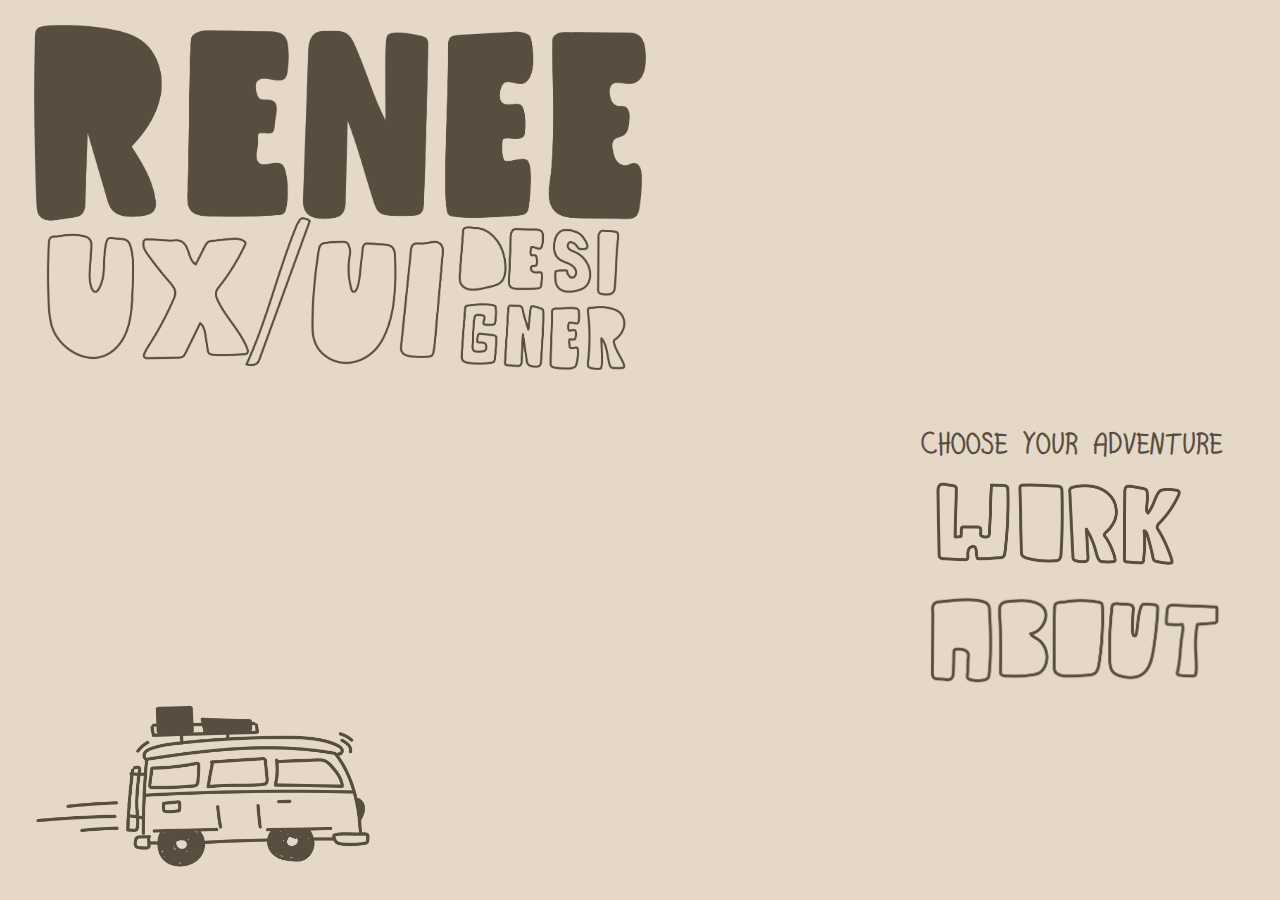
<file: index.html>
<!doctype html>
<html lang="nl">
	
<head>
	<meta charset="UTF-8">
	<meta name="author" content="jouw naam">
	<meta name="viewport" content="width=device-width, initial-scale=1">
	
	<title>Renee Stapert | Portfolio</title>
	
	<link href="styles/style.css" rel="stylesheet">
	<link rel="icon" type="image/svg+xml" href="./images/Logo.png">
    
</head>

<body>

    <header>

        <!-- IDEE, met hover de vulling naar functie en terug -->
        <h1><img src="images/renee_stapert_functie.png" alt="Function"></h1>


        <!-- 'Kom, ik neem je mee op reis' op  -->
        <img id="camper" src="images/campa.png" alt="Camper op reis">

        <ul>
            <li><h2 id="instructie">Gebruik de scrollbar of Shift om te navigeren</h2></li>
            <li><img id="pijl" src="images/pijl.png" alt="pijl"></li>
        </ul>

        <nav>
            <ul>
                <li><h2>Choose your adventure</h2></li>
                <li><a href="#main"><img src="images/Work_leeg.png" alt="Work"></a></li>
                <li><a href="#aboutme"><img src="images/About_leeg.png" alt="About"></a></li>
            </ul>
        </nav>


    </header>
	
    <main id="main">

        
        <!-- WORK -->
        <section id="work">
            <h2><img src="images/Work_gevuld.png" alt="Work"></h2>

                <img class="route route1" src="images/route_1.png" alt="route">

            <a href="onepagePage.html" class="OnePageLink"><img src="images/one_page_Website_Teken.png" alt="One Page Website Project"></a>
            <!-- Korte samenvatting over project, niet zichtbaar -->

                <img class="route route2" src="images/route_2.png" alt="route">

            <a href="salontafelPage.html" class="SalonTafel"><img src="images/gerecyclede_salontafel_Teken.png" alt="Gerecycelde Salontafel Project"></a>
            <!-- Korte samenvatting over project, niet zichtbaar -->


                <img class="route route3" src="images/route_1.png" alt="route">

            <a href="marshallPage.html" class="MarshallWebsite"><img src="images/marshall_website_Teken.png" alt="Marshall Website Project"></a>
            <!-- Korte samenvatting over project, niet zichtbaar -->


                <img class="route route4" src="images/route_2.png" alt="route">

            <a href="dakinePage.html" class="DakineBackpacks"><img src="images/dakine_backpacks_Teken.png" alt="Dakine Backpacks Project"></a>
            <!-- Korte samenvatting over project, niet zichtbaar -->

                <!-- <img class="route route5" src="images/route_1.png" alt="route"> -->

        </section>


        <!-- ABOUT ME -->            
        <section id="aboutme">

            <ul>
                <li><h2><img src="images/About_gevuld.png" alt="About Me"></h2></li>
        
                    <!-- Foto, flat character van mij, met hover echte foto -->
                <li><img src="images/profiel_foto.jpg" alt="Renee Stapert"></li>
            
                <li><h3>Renee Stapert</h3></li>
                <li><h4>Information Designer</h4></li>
                <li><h4>Visual Designer</h4></li>
                <li><a href="https://www.linkedin.com/in/renee-stapert-428662213/"><img src="images/LinkdIn_leeg.png" alt="LinkdIn Link"></a></li>
            </ul>
            
            


            <ul>
                <li><p> Mijn verleden als designer is nog maar kort, maar nog zeker niet 
                        op zijn hoogtepunt. Pas 3 jaar geleden ben ik echt gestart met 
                        projecten en opdrachten aan te nemen en er het beste uit proberen 
                        te halen, sinds dat ik ben begonnen aan de HBO opleiding 
                        Communicatie en Multimedia Design. Hiervoor heb ik een compleet 
                        andere opleiding gevolgd, namelijk de MBO opleiding Ondernemend 
                        Bakkerij. Hier heb ik veel geleerd, naast brood en taarten bakken 
                        natuurlijk, over het samenwerken met collega’s, creatief bezig zijn, 
                        dingen uitproberen en falen en opnieuw proberen. Ik heb met 
                        veel lol en voldoening deze opleiding ruim voldoende afgerond en 
                        achteraf gezien is het een goede tussenstop geweest voor mij om 
                        terecht te kunnen komen bij mijn huidige studie.</p></li>

                <li><p> Nu dat mijn ervaring als designer nog in de kinderschoenen staat 
                        zal niet snel betekenen dat ik niet weet waar ik mee bezig ben. 
                        Over de afgelopen 3 jaar heb ik enorm veel geleerd op gebied van 
                        ontwerpen en bouwen en ook de achterliggende gedachtes van 
                        ontwerpen. Ik heb de kans gekregen om te onderzoeken waar mijn 
                        mogelijkheden liggen binnen het designen en ontwikkelen. 
                        Eigenlijk ben ik erachter gekomen dat ik als een soort duizendpoot 
                        alle opdrachten uitvoer. Van alles kan ik een beetje, van coderen 
                        met HTML en CSS tot de juiste kleur uitzoeken voor een nieuw logo.</p></li>
                
                <li><p> Ook heb ik tijdens de projecten vanuit school op verschillende 
                        manieren gewerkt. De ene opdracht was individueel en de ander was 
                        in een duo of juist in teamverband. Ik heb leren samenwerken op 
                        een manier waarbij iedereen hun eigen krachten inzet om het beste 
                        resultaat te behalen. Zo heb ik wat meer in mijn skills kunnen 
                        kijken en hoe ik het team kon versterken. Zo was en is nog steeds 
                        een goede eigenschap mijn oog voor detail. Ik zie heel snel 
                        oneffenheden of gekke verhoudingen. Ik vind het daarentegen ook 
                        af en toe wel leuk om deze dingen te onderzoeken, dat kan erg 
                        een karakter van een merk uitstralen.</p></li>
                
                <li><p> U zult wel denken, mooi al die verhalen over de gevolgde 
                        opleidingen, maar hoe ben je nou als persoon. Is toch wel erg 
                        belangrijk. Het antwoord is dat ik een erg positief en open iemand 
                        ben. Ik vind dat ik erg creatief ben waarin ook het beroemde 
                        ‘out of the box’ denken binnen valt. Ook een fijne eigenschap 
                        is dat ik erg leergierig ben, ik stel graag vragen over dingen 
                        die ik niet volledig snap. Wat goed samen gaat met leergierigheid 
                        is de mogelijkheid om dingen snel op te kunnen pakken. Na een paar 
                        keer uitleggen en vragen stellen kan ik erg snel zelfstandig de 
                        opdracht zelf verder uitvoeren. </p></li>
            </ul>

        </section>


        

        <ul>
            <li><img src="images/FrisdrankDoodle.png" alt="Frisdrank"></li>
            <li><img src="images/WolkDoodle.png" alt="Wolkje"></li>
            <li><img src="images/KompasDoodle.png" alt="Kompas"></li>
            <li><img src="images/RainbowDoodle.png" alt="Rainbow"></li>
            <li><img src="images/KoffieDoodle.png" alt="Koffie"></li>
            <li><img src="images/CactusDoodle.png" alt="Cactus"></li>
            <li><img src="images/StringlightDoodle.png" alt="String of Light"></li>
            <li><img src="images/CassetteDoodle.png" alt="Cassette"></li>
            <!-- nog meer doodles -->
            <li><img src="images/MapDoodle.png" alt="Kaart"></li>
            <li><img src="images/BolvanwolDoodle.png" alt="Bolletje Wol"></li>
            <li><img src="images/TurtleDoodle.png" alt="Schildpad"></li>
            <li><img src="images/HeadphoneDoodle.png" alt="Koptelefoon"></li>
            <li><img src="images/HartjesDoodle.png" alt="Hartjes"></li>
            <li><img src="images/PapierVliegtuigDoodle.png" alt="Papieren Vliegtuig"></li>
            <li><img src="images/PunaiseDoodle.png" alt="Punaise"></li>
        </ul>

        
    </main>


	<script src="scripts/script.js"></script>

</body>
	
</html>
</file>
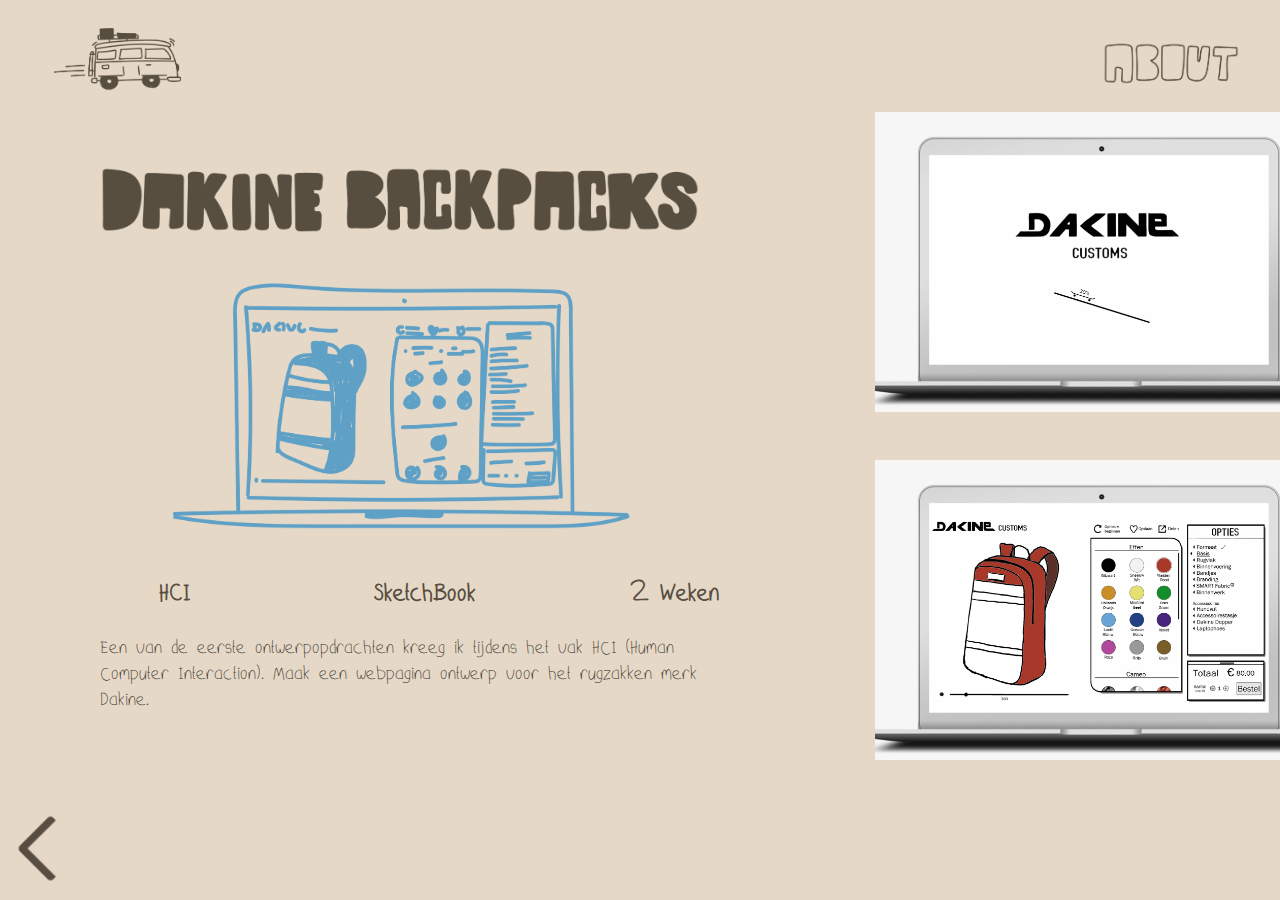
<file: dakinePage.html>
<!doctype html>
<html lang="nl">
	
<head>
	<meta charset="UTF-8">
	<meta name="author" content="jouw naam">
	<meta name="viewport" content="width=device-width, initial-scale=1">
	
	<title>Renee Stapert | Dakine Backpacks</title>
	
	<link href="styles/style2.css" rel="stylesheet">
	<link rel="icon" type="image/svg+xml" href="./images/Logo.png">
    
</head>

<body>
    <header>
        <h1><a href="index.html"><img src="images/campa.png" alt=""></a></h1>

        <!-- link naar about pagina? -->
        <a href="index.html #aboutme" ><img id="aboutlink" src="images/About_leeg.png" alt=""></a>

    </header>

    <main>

        <ul>
            <li><img src="images/dakine_backpacks_Titel.png" alt="Dakine Backpacks"></li>
            <li><img src="images/dakine_backpacks_foto.png" alt="Dakine Backpacks"></li>
            <li>    
                <ul>
                    <li><h2>HCI</h2></li>
                    <li><h2>SketchBook</h2></li>
                    <li><h2>2 weken</h2></li>
                </ul>
            </li>
            <li><p> Een van de eerste ontwerpopdrachten kreeg ik tijdens het vak HCI 
                (Human Computer Interaction). Maak een webpagina ontwerp voor het rugzakken 
                merk Dakine. </p></li>
        </ul>

        <ul class="pics">
            <li><img src="images/HCI_Scherm_1_Laden.jpg" alt="Dakine Backpacks"></li>
            <li><img src="images/HCI_Scherm_2_Basis.jpg" alt="Dakine Backpacks"></li>
            
        </ul>

        <ul class="tekst">
            <li><p> Specifieker ontwerpen waarin een gebruiker hun eigen rugzak kan samenstellen. 
                Een pad dat de gebruiker aflegt langs het kiezen van de kleur van de tas, binnen 
                en buitenkant, stickers voor op de tas en extra producten die besteld kunnen worden. </p></li>
            <li><p> Tijdens het proces ben ik bezig geweest met het programma SketchBook, ik had 
                hier nog geen kennis gemaakt met Illustrator of een ander Adobe programma 
                (nu ik dat wel heb gedaan wil ik nooit meer terug!). Het proces duurde extra 
                lang omdat dit een programma is wat niet gemaakt is voor volledige ontwerpen te maken. 
                Het eindresultaat laat zien dat ook met een minder programma je een prima ontwerp 
                kan maken. </p></li>
            <li><p> Scherm voor scherm ging ik door het stappenplan van een rugzak samenstellen. 
                Een paar schermen na het begin zat ik steeds meer in een zone. Bij iedere beslissing 
                zat een argument waarom dat de beste optie was. Welke feedback geef je op welk moment
                aan de gebruiker. Op welke manier laat je de gebruiker weten in welk deel van het proces 
                zit. Welke knoppen maak je meer keuze en welke niet. Allemaal vragen die ik me tijdens 
                het ontwerpen afvroeg en vrijwel meteen kon beantwoorden met een argument. </p></li>
            
            
        </ul>

        <ul class="pics">
            <li><img src="images/HCI_Scherm_3_Rugvlak.jpg" alt="Dakine Backpacks"></li>
            <li><img src="images/HCI_Scherm_6.1_Branding.jpg" alt="Dakine Backpacks"></li>
        </ul>


        <ul class="tekst">
            <li><p>De andere eis van de opdracht was dat je van je ontwerpen een screenflow moest maken. 
                Een soort schema waar je de kijker/lezer meeneemt door alle aspecten van het ontwerp. 
                Je legt hier uit wat bepaalde functies toevoegen aan het ontwerp en je beargumenteerd 
                de meest opvallende keuzes. Ook kom je achter het pad dat je aflegt als niet alles goed 
                gaat. Denk aan gegevens vergeten in te vullen en vervolgens een foutmelding krijgen. 
                Hiermee hebben we ook de UI-stack behandeld, de ideal, error, empty, loading en partial 
                states. Als een soort niet interactief prototype kan je erachter komen hoe het stappenplan 
                in elkaar zit. </p></li>
            <li><p>Een van de dingen waar ik het meest van heb geleerd tijdens dit project is het denken 
                vanuit de gebruiker. Wat wil de gebruiker hier zien als ze geklikt hebben op een knop. 
                Niet alleen beslissingen maken die er mooi uitzien maar echt praktische keuzes maken om 
                de ervaring van de gebruiker zo fijn mogelijk te maken. Het heeft mij veel inzicht gegeven 
                in hoe je als ontwerper jezelf echt goed moet inleven in de gebruiker.</p></li>
            <li><p>Vind het eindontwerp/screenflow <a href="https://drive.google.com/file/d/1YuIc5iOPZ3YaKEdwt1XQfg8HTMN6W0Ki/view?usp=sharing">hier</a>  om in detail alles te kunnen zien.</p></li>
        </ul>

    </main>

    <footer>
        <a href="marshallPage.html" class="vorige"><button>
            <div></div>

        </button></a>

        <!-- <a href="marshallPage.html" class="volgende"><button>
            <div></div>

        </button></a> -->

    </footer>

    <script src="scripts/script.js"></script>
</body>


</html>
</file>
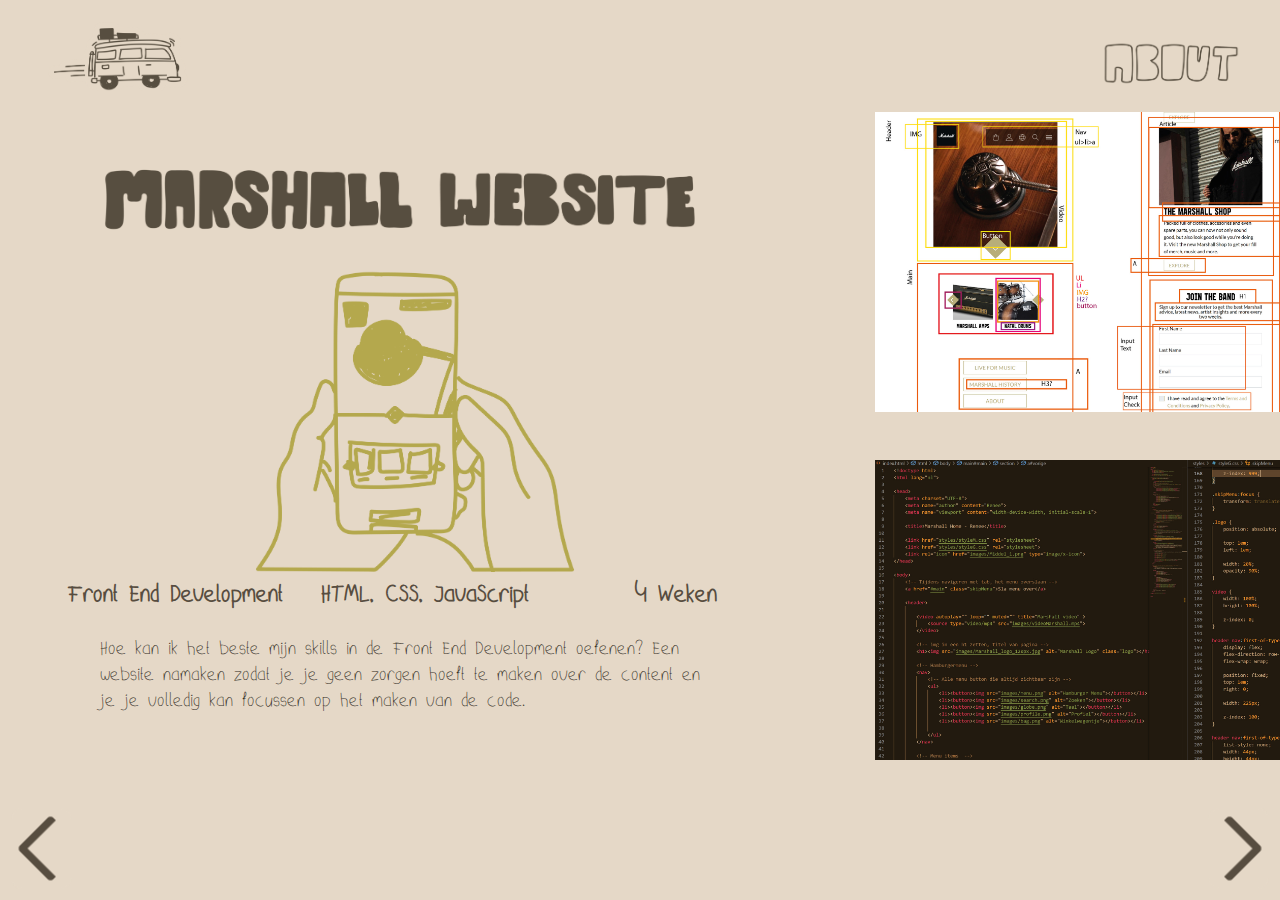
<file: marshallPage.html>
<!doctype html>
<html lang="nl">
	
<head>
	<meta charset="UTF-8">
	<meta name="author" content="jouw naam">
	<meta name="viewport" content="width=device-width, initial-scale=1">
	
	<title>Renee Stapert | Marshall Website</title>
	
	<link href="styles/style2.css" rel="stylesheet">
	<link rel="icon" type="image/svg+xml" href="./images/Logo.png">
    
</head>

<body>
    <header> 
        <h1><a href="index.html"><img src="images/campa.png" alt=""></a></h1>

        <!-- link naar about pagina? -->
        <a href="index.html #aboutme" ><img id="aboutlink" src="images/About_leeg.png" alt=""></a>

    </header>

    <main>

        <ul>
            <li><img src="images/marshall_website_Titel.png" alt="Marshall Website"></li>
            <li><img src="images/marshall_website_foto.png" alt="Marshall Website"></li>
            <li>    
                <ul>
                    <li><h2>Front End Development</h2></li>
                    <li><h2>HTML, CSS, JavaScript</h2></li>
                    <li><h2>4 weken</h2></li>
                </ul>
            </li>
            <li><p> Hoe kan ik het beste mijn skills in de Front End Development oefenen? Een website 
                namaken zodat je je geen zorgen hoeft te maken over de content en je je volledig kan 
                focussen op het maken van de code.</p></li>
        </ul>

        <ul class="pics">
            <li><img src="images/MarshallStie_BreakdownSchets.jpg" alt="Marshall Website BreakdownSchets"></li>
            <li><img src="images/MarshallSite_Code.jpg" alt="Marshall Website Code"></li>
            
        </ul>

        <ul class="tekst">
            <li><p> Als opdracht vanuit school was de taak gegeven om 2 pagina's van een website 
                naar keuze na te maken. Het origineel niet volledig namaken en wel je eigen draai 
                eraan geven. Dat was een van de eisen waaruit de opdracht bestond. Een andere eis
                was dat je de gehele pagina's moest coderen met behulp van HTML, CSS en JavaScript. </p></li>
            <li><p> Ik koos voor de website van Marshall. Met het merk Marshall was ik al bekend 
                en de website sprak me qua stijl en content erg aan. Het is een overzichtelijke 
                website waar je veel dingen kan doen. Je kan producten bestellen van Marshall, 
                maar ook blogs lezen en veel leren over het merk. Dingen die me opvielen in de 
                content waren de carrousel met links naar andere pagina's, als een soort menu kon 
                je daar doorheen browsen. Ook dingen waar ik al eerder mee had gewerkt zoals lijstjes 
                en formulieren.</p></li>
            <li><p> Als start begon ik met een breakdown van de originele website. Welke elementen 
                kon ik zelf al eruit halen, en welke elementen waren het belangrijkste voor de opbouw 
                van de pagina's. Aan de hand van screenshots van de site kon ik door de hele pagina 
                ontleden. Ik kwam achter dingen die me in eerste instantie niet eens waren opgevallen. 
                Dat er bijvoorbeeld sprake was van een lijst in een lijst waar dan ook weer een link 
                in stond. Veel details die me hielpen met het begrijpen hoe de site in elkaar zat.</p></li>
            
            
        </ul>

        <ul class="pics">
            <li><img src="images/MarshallSite_Vergelijking_Home.jpg" alt="Marshall Website Vergelijking"></li>
            <li><img src="images/MarshallSite_Vergelijking_Recommended_Retailers.jpg" alt="Marshall Website Vergelijking"></li>
        </ul>


        <ul class="tekst">
            <li><p>Eenmaal dit bereikt kon ik beginnen aan mijn eigen versie. Dit was vooral een 
                kwestie van alle content omzetten in code en nog geen styling verrichten in CSS. 
                Hierdoor kon ik stap voor stap de website opbouwen. Ik kon me vooral focussen op 
                alle content en op welke volgorde ik deze het best kon neerzetten. Hierna was de 
                volgende stap, de stap die het meeste tijd en energie heeft opgenomen. In principe 
                is dit logisch, want in deze fase kan je een website naar je eigen hand zetten. 
                In dit geval had ik veel richtlijnen, wetend dat ik een al bestaande website moest 
                namaken. Ik heb dus veel af kunnen kijken, maar ook veel met verhoudingen en positie 
                gespeeld om de juiste waardes te krijgen, wat erg veel tijd in beslag heeft genomen. 
                Ik had dus niet al te veel vrijheid op vormgevings gebied.</p></li>
            <li><p>Halverwege het proces kwam ik erachter dat de originele Marshall website was 
                veranderd. De menu carrousel was verdwenen, ik kreeg toen de keuze of om door te 
                gaan met de carrousel uit mijn hoofd of de carrousel weg te doen en de website op 
                dat moment na te maken. Ik had toen gekozen om verder te gaan met de carrousel. 
                Een uitdaging klonk wel leuk. In zo'n carrousel komen natuurlijk alle 3 de talen 
                bij elkaar en werken in harmonie samen. De stijl van de site bleef wel 
                hetzelfde, dus ik heb niet extreem veel hoeven veranderen of nieuw te maken. </p></li>
            <li><p>In de afbeeldingen hiernaast kun je de vergelijking zien tussen de originele 
                website van Marshall en mijn uiteindelijke versie, met links de originele en rechts mijn versie.</p></li>
        </ul>

    </main>


    <footer>
        <a href="salontafelPage.html" class="vorige"><button>
            
            <div></div>
            <!-- <h3>Gerecycelde Salontafel</h3> -->
        </button></a>

        <a href="dakinePage.html" class="volgende"><button>
            <!-- <h3>Dakine Backpacks</h3> -->
            <div></div>
        </button></a>

    </footer>

    <script src="scripts/script.js"></script>
</body>


</html>
</file>
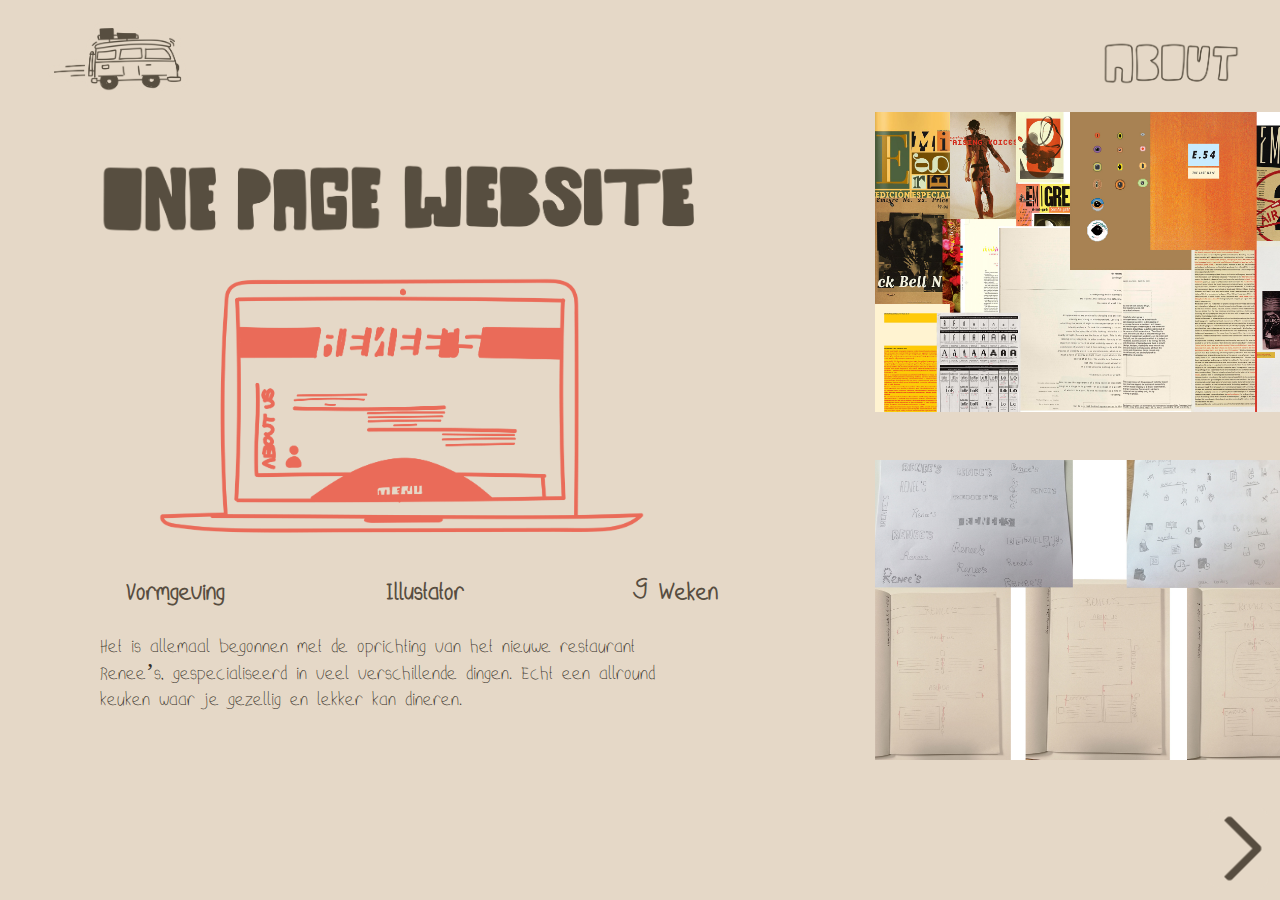
<file: onepagePage.html>
<!doctype html>
<html lang="nl">
	
<head>
	<meta charset="UTF-8">
	<meta name="author" content="jouw naam">
	<meta name="viewport" content="width=device-width, initial-scale=1">
	
	<title>Renee Stapert | One Page Website</title>
	
	<link href="styles/style2.css" rel="stylesheet">
	<link rel="icon" type="image/svg+xml" href="./images/Logo.png">
    
</head>

<body>
    <header>
        <h1><a href="index.html"><img src="images/campa.png" alt=""></a></h1>

        <!-- link naar about pagina? -->
        <a href="index.html #aboutme" ><img id="aboutlink" src="images/About_leeg.png" alt=""></a>

        
    </header>

    <main>

        <ul>
            <li><img src="images/one_page_website_Titel.png" alt="One Page Website"></li>
            <li><img src="images/one_page_foto.png" alt="One Page Website"></li>
            <li>    
                <ul>
                    <li><h2>Vormgeving</h2></li>
                    <li><h2>Illustator</h2></li>
                    <li><h2>9 weken</h2></li>
                </ul>
            </li>
            <li><p> Het is allemaal begonnen met de oprichting van het nieuwe restaurant Renee’s, 
                gespecialiseerd in veel verschillende dingen. Echt een allround keuken waar je 
                gezellig en lekker kan dineren.</p></li>
        </ul>

        <ul class="pics">
            <li><img src="images/Vormgeving_Moodboard_EMIGRE.jpg" alt="One Page Website Moodboard"></li>
            <li><img src="images/Vormgeving_Schetsen_OnePageSite.jpg" alt="One Page Website Schetsen"></li>
            
        </ul>

        <ul class="tekst">
            <li><p> Deze opdracht kwam vanuit school. Kort maar krachtig was de opdracht, maak 
                    een one page website ontwerp aan de hand van een specifieke vormgever hun stijl. 
                    Een webpagina waar alle informatie in een keer te zien zonder dat de gebruiker 
                    naar een andere pagina geleid wordt. </p></li>
            <li><p> De vormgever die ik mocht bestuderen was het werk van Rudy van der Lans in het magazine Emigre.</p></li>
            <li><p> Als allereerst ben ik op onderzoek uitgegaan om uit te zoeken hoe de vormgeving 
                    van Rudy in elkaar zit. Ik wilde weten welke vormgevings elementen het meest 
                    gebruikt werden en hoe deze gebruikt werden. Welke kleuren en kleurcombinaties 
                    het beste overeen zouden komen met de stijl van Rudy. Ik heb aan de hand van 
                    moodboards en onderzoek kunnen achterhalen in welke richting ik wilde gaan.</p></li>
            <li><p> De volgende stap was gaan schetsen en bedenken hoe de One page eruit ging komen 
                    te zien. Verschillende onderdelen heb ik geschetst zoals, hoe de hiërarchie van de 
                    pagina in elkaar zou komen te zitten, hoe het logo/woordmerk eruit zou zien en welke 
                    icon stijl ik aan wilde houden. Een aantal daarvan vind u hiernaast. Door de 
                    verschillende onderdelen apart te schetsen kan je je veel meer focussen op de 
                    details, ieder ding dat in het ontwerp komt te staan is doordacht en staat er met 
                    een goede reden.</p></li>
            
        </ul>

        <ul id="onepage">
            <li><img src="images/Vormgeving_OnePageSite-pagina_1.jpg" alt="One Page Website p1"></li>
            <li><img src="images/Vormgeving_OnePageSite_pagina_2.jpg" alt="One Page Website p2"></li>
            <li><img src="images/Vormgeving_OnePageSite_pagina_3.jpg" alt="One Page Website p3"></li>
        </ul>


        <ul class="tekst">
            <li><p>Na 6 verschillende schetsen heb ik er een paar uitgehaald om deze te gaan digitaliseren. 
                Met behulp van Illustrator heb ik veel uren zitten wikken en wegen hoe ik het beste de 
                inspiratie van de vormgeving van Rudy kon terug laten komen. Eigenlijk had ik bij bijna 
                ieder ontwerp geen goed gevoel. Hierdoor heb ik een aantal versies verder uitgewerkt en 
                advies gevraagd aan de docent. Hij gaf duidelijke feedback over alle ontwerpen en gaf mij 
                het advies om verder te werken met 1 ontwerp. </p></li>
            <li><p>Uiteindelijk ben ik geëindigd bij bij het ontwerp die u hiernaast kan zien. Het is 
                een ontwerp waar de gebruiker onbewust door de hele pagina geleid wordt, door de witte 
                lijn waar geen eind aan lijkt te komen. Dit is een van die elementen, het ander element 
                is de grote, rode cirkel in het midden van de pagina. Het topje van de cirkel zie je al 
                verschijnen als je voor het eerst op de site komt. Door de rode kleur van de cirkel nog 
                meer op en staat daarmee centraal op de pagina.</p></li>
            <li><p>Een van de dingen waar ik het meeste van heb geleerd is, zodra je niet tevreden bent 
                met een ontwerp is het een goed idee om zoveel mogelijk andere versies maken, of dat nou 
                in de juiste stijl is of juist niet. Hierdoor worden je gedachte verzet van proberen de 
                juiste onderdelen aan te passen aan je huidige ontwerp naar het bedenken van volledig 
                nieuwe ontwerp. </p></li>
            
        </ul>

        




    </main>

    <footer>
        <!-- <a href="" class="vorige"><button>
            <div></div>

        </button></a> -->

        <a href="salontafelPage.html" class="volgende"><button>
            <div></div>

        </button></a>

    </footer>

    <script src="scripts/script.js"></script>
</body>


</html>
</file>
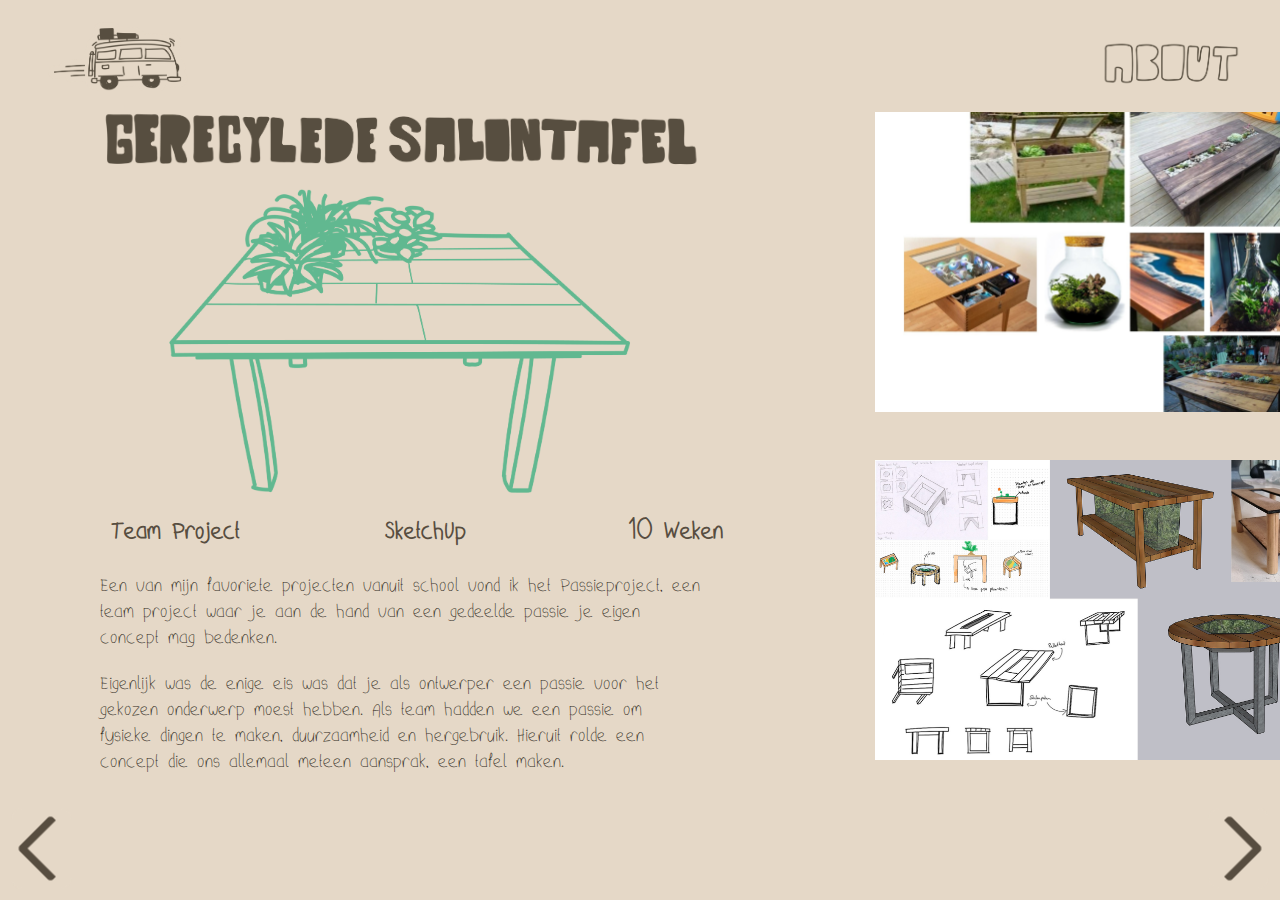
<file: salontafelPage.html>
<!doctype html>
<html lang="nl">
	
<head>
	<meta charset="UTF-8">
	<meta name="author" content="jouw naam">
	<meta name="viewport" content="width=device-width, initial-scale=1">
	
	<title>Renee Stapert | Gerecycelde Salontafel</title>
	
	<link href="styles/style2.css" rel="stylesheet">
	<link rel="icon" type="image/svg+xml" href="./images/Logo.png">
    
</head>

<body>
    <header>
        <h1><a href="index.html"><img src="images/campa.png" alt=""></a></h1>

        <!-- link naar about pagina? -->
        <a href="index.html #aboutme" ><img id="aboutlink" src="images/About_leeg.png" alt=""></a>

    </header>

    <main>

        <ul>
            <li><img src="images/gerecyclde_salontafel_Titel.png" alt="Gerecycelde Salontafel"></li>
            <li><img src="images/gerecyclede_salontafel_foto.png" alt="Gerecycelde Salontafel"></li>
            <li>    
                <ul>
                    <li><h2>Team Project</h2></li>
                    <li><h2>SketchUp</h2></li>
                    <li><h2>10 weken</h2></li>
                </ul>
            </li>
            <li><p> Een van mijn favoriete projecten vanuit school vond ik het Passieproject, een 
                team project waar je aan de hand van een gedeelde passie je eigen concept mag 
                bedenken. </p></li>
            <li><p> Eigenlijk was de enige eis was dat je als ontwerper een passie 
                voor het gekozen onderwerp moest hebben. Als team hadden we een passie om fysieke 
                dingen te maken, duurzaamheid en hergebruik. Hieruit rolde een concept die ons 
                allemaal meteen aansprak, een tafel maken. </p></li>
        </ul>

        

        <ul class="pics">
            <li><img src="images/Passie_Project_Moodbord.jpg" alt="Gerecycelde Salontafel Moodboard"></li>
            <li><img src="images/Passie_project_schetsen.jpg" alt="Gerecycelde Salontafel Schetsen"></li>
            
        </ul>

        <ul class="tekst">
            
            <li><p> Het volgende waar we ons op gingen focussen was een concreet idee neerzetten. 
                Zo hebben we onderzoek gedaan op internet en hebben een aantal randvoorwaarden 
                vastgesteld. Er kwamen een paar ideeën voorbij. Een salontafel met een tuintje 
                erin, een tafel met epoxy en ook een tafel met afgesloten opbergruimte. Om onze 
                ideeën duidelijk over te brengen op elkaar hebben we onze gedachten gevisualiseerd 
                doormiddel afbeeldingen. </p></li>
            <li><p> Uiteindelijk vonden we het allemaal erg belangrijk 
                dat de tafel met zoveel mogelijk duurzame materialen, dus eigenlijk meteen viel de 
                tafel met de epoxy af. Als we keken naar het feit dat we aan het eind van 
                het ontwerpproces een echte tafel in elkaar gingen zetten hadden we besloten om het 
                concept van een tafel met afgesloten opbergruimte ook te laten vallen. Hierdoor 
                bleef er maar 1 idee over. Een tafel van duurzame of hergebruikte materialen 
                met een tuintje of ecosysteem erin.</p></li>
            <li><p> Het was toen tijd om het idee verder uit te werken en te bedenken hoe de tafel 
                eruit zou komen te zien, welke materialen het beste waren en hoe de tafel in elkaar 
                zou gaan zitten. Door iedere dag verschillende schetsen te maken hebben we een 
                heel breed beeld kunnen krijgen van alle mogelijke opties. Zo hebben we ronde tafels 
                bedacht of juist vierkante of rechthoekige tafels, tafels van literflessen en tafels 
                van papier maché of karton. Tafels met houten poten, of metalen poten in de vorm van 
                een U of juist een A.  </p></li>
            
        </ul>

        <ul class="pics">
            <li><img src="images/Passie_Project_Tafel1.JPEG" alt="Gerecycelde Salontafel Eindresultaat"></li>
            <li><img src="images/Passie_Project_Tafel2.JPEG" alt="Gerecycelde Salontafel Eindresultaat"></li>
        </ul>


        <ul class="tekst">
            <li><p>In de loop van het schetsen en bedenken van nieuwe soorten tafels 
                hebben we met elkaar een paar ontwerpen gekozen die ons het meeste aanspraken en die 
                het meest praktisch was voor ons om te maken.</p></li>
            <li><p>Eenmaal twee ontwerpen gekozen te hebben zijn we deze verder gaan uitwerken. 
                We gingen op zoek naar de juiste materialen en de anatomie van de tafel, op welke
                manier de tafel het stevigst zou blijven staan. Omdat we voor onszelf de regel hadden 
                gesteld om zoveel mogelijk duurzame producten te gebruiken konden we niet zomaar de 
                eerste de beste bouwmarkt binnen lopen om daar de materialen vandaan te halen. We 
                hadden zowat heel marktplaats afgezocht om uiteindelijk via via een aantal pallets
                gratis te kunnen ophalen. De pallets zijn bij een bedrijf gebruikt en langzaam 
                verwaarloost omdat ze niet meer volledig voldeden aan de eisen van het bedrijf. 
                Top, het hout is binnen! Laten we beginnen met bouwen.</p></li>
            <li><p>Tijdens het maken van de tafel kwamen we al snel tegen het eerste obstakel tegen. 
                We hadden net niet genoeg hout om ons gekozen ontwerp te maken. We hebben meteen pen 
                en papier erbij gepakt en een alternatief ontwerp gemaakt op basis van alle materialen 
                die we wel hadden. Een net wat andere versie dan het origineel, maar zeker niet hetzelfde. 
                We zijn vervolgens verder gegaan met het nieuwe ontwerp en gaandeweg steeds kleine 
                aanpassingen gemaakt om de tafel zo stevig mogelijk te maken. Erg soepel kwamen langs 
                alle onderdelen, de poten, het tafelblad, het schuren en het zagen, en we kwamen al 
                snel bij een eindproduct. Het was toen alleen nog een kwestie van de punten op de i 
                zetten en de tafel omdopen tot een nuttig meubelstuk.</p></li>
        </ul>

    </main>

    <footer>
        <a href="onepagePage.html" class="vorige"><button>
            <div></div>

        </button></a>

        <a href="marshallPage.html" class="volgende"><button>
            <div></div>

        </button></a>

    </footer>

    <script src="scripts/script.js"></script>
</body>


</html>
</file>
<file: styles/style.css>
body {
  background-color: #E5D8C7;
  padding: 0;
  margin: 0;


  scroll-behavior: smooth;

  overflow-x: scroll;
}

@font-face {
  src: url('/fonts/Memories.otf');
  font-family: Memories;
}



/* /////Scrollbar Custom///// */
::-webkit-scrollbar {
  height: 15px;
  
}

::-webkit-scrollbar-track {
  box-shadow: inset 0 0 5px #574D40;
  border-radius: 10px;
  margin: 5px;
}

::-webkit-scrollbar-thumb {
  background: #574D40;
  border-radius: 10px;
  
}







header {

  width: 100%;
  height: 100%;

}

header h1 {
  margin: 0;

}

header h1 img {
  position: relative;
  left: 20px;
  top: 10px;

  width: 50%;
  /* border: red 2px solid; */
}

#camper {
  /* position: fixed; */
  position: absolute;
  bottom: 30px;

  width: 35%;
  /* border: red 2px solid; */
}

@keyframes opstarten {
  0% {
    transform: rotate(0);
  }

  25% {
    transform: rotate(5deg);
  }

  50% {
    transform: rotate(0);
  }

  75% {
    transform: rotate(-3deg);
  }

  100% {
    transform: rotate(0);
  }

}

#camper:hover {
  animation-name: opstarten;
  animation-duration: .4s;
  animation-iteration-count: infinite;
} 

header > ul {
  position: absolute;
  bottom: 5px;
  left: 570px;

  list-style: none;
  opacity: 0;

}

header > ul:hover{
  opacity: 1;
}

#instructie {
  margin-bottom: 0px;

  font-family: Memories;
  font-size: 1.7em;
  text-transform: uppercase;

  transform: rotate(2.5deg);

  color: #574D40;

}

#pijl {
  width: 50px;
}


header nav {
  position: absolute;
  top: 370px;
  right: 30px;

  opacity: 1;
  
  height: 30%;

  display: flex;
  justify-content: flex-end;
  /* border: green 2px solid; */
}

header nav li {
  list-style: none;
  width: 320px;

  margin: 10px;
  
  /* border: red 2px solid; */
}

header nav li h2 {
  margin-bottom: 5px;

  font-family: Memories;
  font-size: 2.5em;
  text-transform: uppercase;

  color: #574D40;
}

header nav li img {
  width: 85%;

}

header nav li:last-of-type img {
  width: 95%;
}

/* #main {
  transition: ease-out;
} */





#main {
  display: flex;
  
  position: absolute;
  top: 0px;
  left: 100%;
  /* border: green 2px solid; */

  height: 100%;
  width: max-content;

  transition: 0.5s;
}


/*   WORK SECTION   */
#work {
  display: flex;
  flex-direction: row;
}

#work > h2 img {
  position: absolute;

  visibility: hidden;

  width: 10px;
}

#work img {
  margin: 10px;
}

#work a {
  position: relative;

  height: 285px;

  /* border: #7e6f5c 8px ridge;
  border-radius: 6px; */
}

#work a img {

  width: 400px;

}

.route {
  position: relative;
  top: 250px;

  height: 260px;
  width: 170px;
}

.route2 {
  top: 230px;

  width: 220px;
}

.route3 {
  top: 320px;

  width: 200px;
}

.route4 {
  top: 300px;

  width: 220px;
}

.route5 {
  top: 450px;

  width: 200px;
} 

.OnePageLink {
  top: 110px;

} 



.SalonTafel {
  top: 400px;

} 



.MarshallWebsite {
  top: 120px;
  
}



.DakineBackpacks {
  top: 390px;

} 







/*   ABOUT ME SECTION   */
#aboutme {
  margin: 50px;
  margin-right: 0;

  display: flex;
  flex-direction: row;

}

#aboutme ul:first-of-type {
  display: flex;
  flex-direction: row;
  flex-wrap: wrap;

  margin: 0;
  padding: 0;

  width: 410px;

  list-style: none;

}


#aboutme ul:first-of-type li {
  width: 410px;
   
 /* border: green 2px solid; */
}

/* About tekst */
#aboutme ul:first-of-type li:first-of-type {
  width: 200px;
  
}

#aboutme ul:first-of-type li:first-of-type h2 img {
  position: relative;
  top: 105px;
  right: 80px;

  height: 120px;

  transform: rotate(270deg);

}

/* profielfoto */
#aboutme ul:first-of-type li:nth-of-type(2) {
  width: 200px;

}

#aboutme ul:first-of-type li:nth-of-type(2) img {
  height: 360px;

}

/* Naam en functie */
#aboutme ul:first-of-type li h3 {
  padding-left: 50px;
  margin: 0;

  font-family: Memories;
  font-size: 3.8em;

  color: #574D40;
}

#aboutme ul:first-of-type li h4 {
  padding-left: 50px;
  margin: 0;

  font-family: Memories;
  font-size: 2.4em;

  color: #574D40;
}

#aboutme ul:first-of-type li a img {
  padding-left: 50px;
  margin: 0;

  height: 70px;
}


/* Paragraven */
#aboutme ul:last-of-type {
  margin: 0;
  margin-left: 50px;
  margin-right: 0;

  display: flex;
  flex-direction: column;
  flex-wrap: wrap;

  width: 1200px;
  height: 100%;

  list-style: none;

 /*  border: green solid 2px; */
}

#aboutme ul:last-of-type li {
  
  
  height: 300px;


  /* border: red solid 2px; */

}

#aboutme ul:last-of-type li:nth-of-type(2), #aboutme ul:last-of-type li:nth-of-type(4) {
  margin-top: 50px;
}


#aboutme ul:last-of-type li p {
  margin-top: 30px;
  padding: 30px;

  width: 500px;

  font-family: Memories;
  font-size: 1.4em;

  /* color: #2c2720; */
  color: #332d25;

  /* border: blue solid 2px; */
}

#aboutme ul:last-of-type li p::selection {
  color: #E5D8C7;
  background: #332d25;
}







/*   ALLE DOODLES   */
main > ul {
  position: absolute;
  top: 0px;

  height: 300px;

  list-style: none;
}

main > ul li {
  height: 20px;
}

/* frisdrank doodle */
main > ul li:first-of-type img {
  position: relative;
  top: 70px;
  left: 10px;

  width: 100px;

}

/* wolk doodle */
main > ul li:nth-of-type(2) img {
  position: relative;
  top: 100px;
  left: 640px;

  transform: rotate(7deg);

  width: 150px;

}

/* kompas doodle */
main > ul li:nth-of-type(3) img {
  position: relative;
  top: 450px;
  left: 200px;

  width: 80px;

}

/* rainbow doodle */
main > ul li:nth-of-type(4) img {
  position: relative;
  top: 550px;
  left: 500px;

  transform: rotate(5deg);

  width: 140px;

}

/* koffie doodle */
main > ul li:nth-of-type(5) img {
  position: relative;
  top: -50px;
  left: 950px;

  width: 100px;

}

/* cactus doodle */
main > ul li:nth-of-type(6) img {
  position: relative;
  top: 430px;
  left: 1380px;

  transform: rotate(5deg);

  width: 100px;

}

/* string light doodle */
main > ul li:nth-of-type(7) img {
  position: relative;
  top: 180px;
  left: 1020px;

  width: 150px;

}

/* cassette doodle */
main > ul li:nth-of-type(8) img {
  position: relative;
  top: 340px;
  left: 1720px;

  width: 120px;

}

/* kaart doodle */
main > ul li:nth-of-type(9) img {
  position: relative;
  top: 0px;
  left: 2050px;

  width: 120px;

}

/* bolletje wol doodle */
main > ul li:nth-of-type(10) img {
  position: relative;
  top: 90px;
  left: 2380px;

  width: 100px;

}

/* schildpad doodle */
main > ul li:nth-of-type(11) img {
  position: relative;
  top: 370px;
  left: 2940px;

  transform: rotate(8deg);

  width: 120px;

}

/* koptelefoon doodle */
main > ul li:nth-of-type(12) img {
  position: relative;
  top: -190px;
  left: 3060px;

  transform: rotate(-8deg);

  width: 70px;

}

/* hartjes doodle */
main > ul li:nth-of-type(13) img {
  position: relative;
  top: 70px;
  left: 3550px;

  width: 120px;

}

/* papieren vliegtuig doodle */
main > ul li:nth-of-type(14) img {
  position: relative;
  top: 400px;
  left: 3800px;

  width: 170px;

}

/* punaise doodle */
main > ul li:nth-of-type(15) img {
  position: relative;
  top: 80px;
  left: 4150px;

  transform: rotate(20deg);

  width: 36px;

}
</file>
<file: styles/style2.css>
body {
    background-color: #E5D8C7;
    padding: 0;
    margin: 0;
  

}
  
  
@font-face {
    src: url('/fonts/Memories.otf');
    font-family: Memories;
}
  
  
/* /////Scrollbar Custom///// */
::-webkit-scrollbar {
    height: 15px;
    
}
  
::-webkit-scrollbar-track {
    box-shadow: inset 0 0 5px #574D40;
    border-radius: 10px;
    margin: 5px;
}
  
::-webkit-scrollbar-thumb {
    background: #574D40;
    border-radius: 10px;
    
}




header {
    display: flex;
    flex-direction: row;
    justify-content: space-between;

    position: fixed;

    width: 100%;
    height: 100px;

    /* transition: 0.5s; */

    /* border: green solid 2px; */
}

/* header:hover {
    height: 140px;

    transition: 0.5s;
} */

header h1 a img {
    position: relative;
    left: 40px;
    bottom: 20px;
/* 
    transform: scaleX(-1); */

    height: 90px;
}

#aboutlink {
    position: relative;
    top: 40px;
    right: 40px;

    width: 140px;
}









main {
    display: grid;
    grid-template-columns: repeat(6, 1fr);
    grid-template-rows: 1fr;

    position: relative; 
    top: 100px;

    height: 1vh;
} 

/* #salon {
    display: grid;
    grid-template-columns: repeat(7, 1fr);
    grid-template-rows: 1fr;


    height: 1vh;
} */

main ul {
    margin: 0 50px;
    padding: 0;
    display: flex;
    flex-direction: column;
    align-items: center;

    width: 600px;

    list-style: none;

    /* border: pink solid 2px; */
}

main ul:first-of-type {
    padding-left: 50px;
    justify-content: center;
}

main ul ul {
    display: flex;
    flex-direction: row;
    justify-content: space-around;
}

main ul ul li {
    margin: 0px;
}

main ul ul li h2 {
    text-align: center;
    width: 250px;
}

main ul:first-of-type img {
    width: 500px;
    
}

main ul:first-of-type li:first-of-type img {
    width: 600px;
}

main ul:first-of-type p {
    margin-top: 0;
    width: 600px;
    
   
}

main ul:first-of-type p::selection {
    color: #E5D8C7;
    background: #332d25;
}


main h2 {
    margin-top: 0px;

    font-family: Memories;
    font-size: 1.9em;
    color: #574D40;

    text-transform: capitalize;
    /* border: orange solid 2px; */
}


main img {
    width: 450px;

}

.pics {
    position: relative;
    top: -10px;
}

.pics img {

    margin: 22px 0;
}

.pics li:last-of-type {
    margin-bottom: 0px;
}





main p {
    margin: 0px 50px 20px 50px;

    font-family: Memories;
    font-size: 1.5em;
    color: #332d25;


    width: 600px;
    /* border: blue solid 2px; */
}

.tekst {
    justify-content: center;
}

.tekst li:last-of-type p {
    margin-bottom: 0px;
}

.tekst:last-of-type {
    padding-right: 100px;

}

.tekst p::selection {
    color: #E5D8C7;
    background: #332d25;
}

#onepage {
    /* border: orange solid 2px; */

    width: 580px;
    height: 650px;

    overflow-y: auto;
    
}

#onepage::-webkit-scrollbar {
    display: none;
}

#onepage li {
    position: relative;
    top: 0;
}

#onepage img {
    width: 550px;
    
}



main ul li p a {
    font-family: Memories;
    color: #574D40;
    text-decoration: none;
    text-transform: uppercase;
}

main ul li p a:hover {
    
    text-decoration: underline;
}







footer a button {
    width: 80px;
    height: 60px;

    background-color: #E5D8C7;
    border: none;
    /* border: green solid 3px; */
    border-radius: 10px;

}

footer .vorige {
    position: fixed;
    bottom: 20px;
    left: 0%;

    transform: rotate(90deg);
}

footer .volgende {
    position: fixed;
    bottom: 20px;
    left: calc(100% - 80px);

    transform: rotate(270deg);
}

footer a button div {
    width: 40px;
    height: 40px;
    /* background-color: red; */

    position: relative;
    top: calc(50% - 38px);
    left: calc(50% - 24px);

    transform: rotate(45deg);

    border-bottom: #574D40 8px solid;
    border-right: #574D40 8px solid;
    border-radius: 5px;
}

/* footer a button h3 {
    width: 350px;

    /* opacity: 0; */
    /* border: green 3px solid; 
}


footer .vorige button h3 {
    position: fixed;
    right: -140px;
    bottom: 250px;

    font-family: Memories;
    font-size: 1.5em;
    color: #332d25;

    text-transform: capitalize;

    transform: rotate(270deg);
    transition: .3s;
}

footer .volgende button h3 {
    position: fixed;
    left: -140px;
    bottom: 250px;

    font-family: Memories;
    font-size: 1.5em;
    color: #332d25;

    text-transform: capitalize;

    transform: rotate(90deg);
    transition: .3s;
}
*/

footer button:hover {
    cursor: pointer;
    /* font-size: 1.8em; */

    /* color: #332d25; */

    /* opacity: 1; */

    /* transition: .2s; */
} 

.visible {
    opacity: 1;
}






/* @keyframes hoverNext {
    0% {
        height: 35px;
    }

    50% {
        height: 70px;
    
    }

    100% {
        height: 70px;

    }

}

footer button:hover {
    animation-name: hoverNext;
    animation-duration: .4s;
    
}  */
</file>
